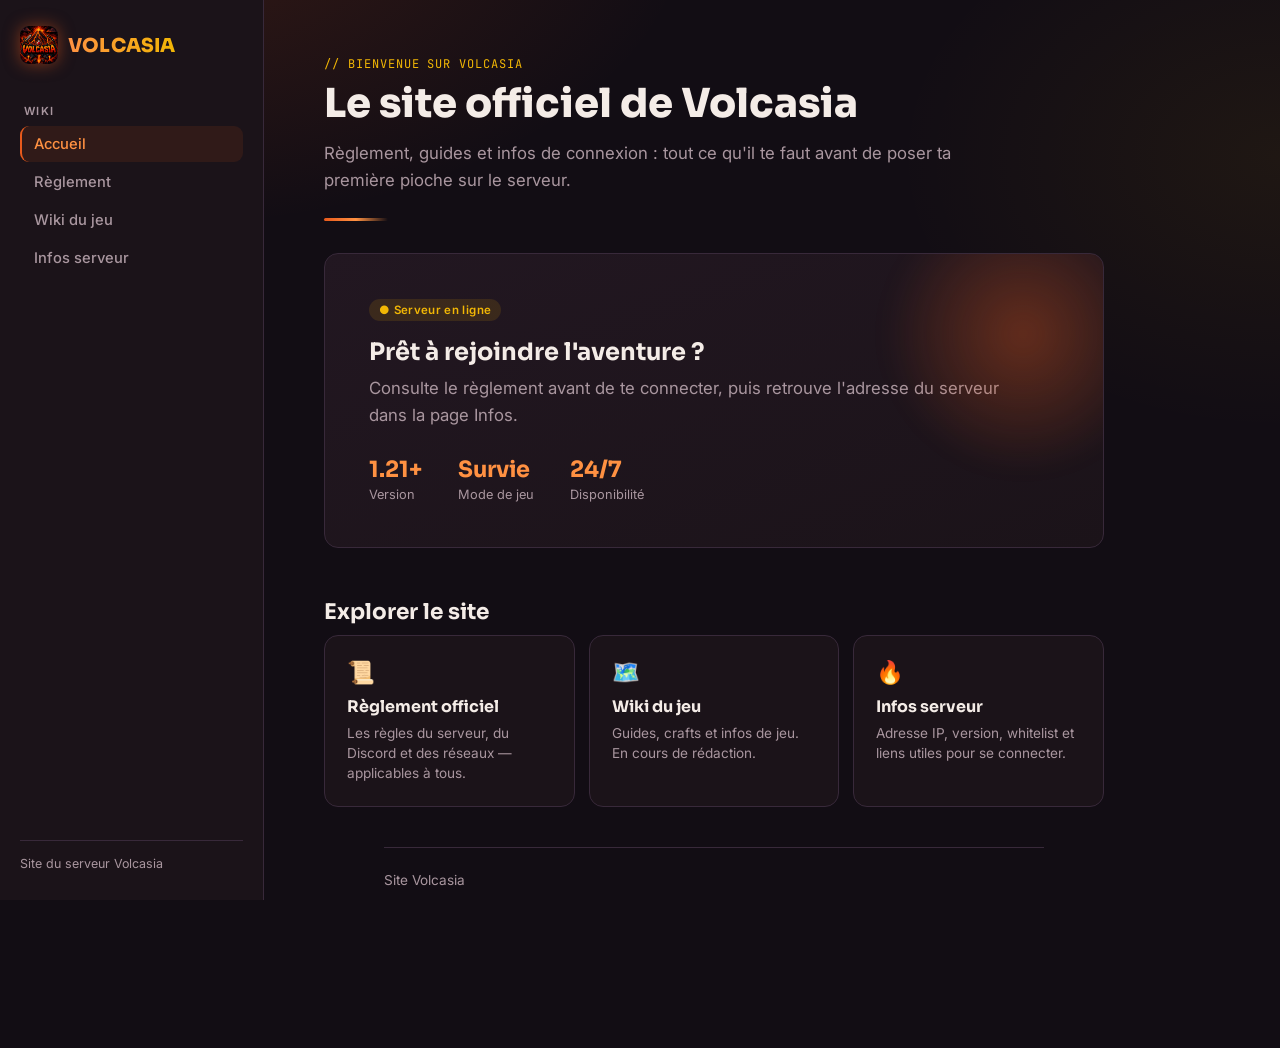
<file: index.html>
<!DOCTYPE html>
<html lang="fr">
<head>
<meta charset="UTF-8">
<meta name="viewport" content="width=device-width, initial-scale=1.0">
<title>Volcasia — Accueil</title>
<link rel="icon" href="volcasia-icon.png">
<link rel="preconnect" href="https://fonts.googleapis.com">
<link href="https://fonts.googleapis.com/css2?family=Sora:wght@400;600;700;800&family=Inter:wght@400;500;600&family=JetBrains+Mono:wght@500&display=swap" rel="stylesheet">
<link rel="stylesheet" href="style.css">
</head>
<body>
<div class="shell">

  <aside class="sidebar">
    <a href="index.html" class="brand">
      <img src="volcasia-icon.png" alt="Logo Volcasia">
      <span class="brand-name">VOLCASIA</span>
    </a>
    <nav>
      <span class="nav-label">Wiki</span>
      <a href="index.html" class="active">Accueil</a>
      <a href="reglement.html">Règlement</a>
      <a href="wiki.html">Wiki du jeu</a>
      <a href="infos.html">Infos serveur</a>
    </nav>
    <div class="sidebar-foot">
      Site du serveur Volcasia
    </div>
  </aside>

  <main>
    <section id="accueil">
      <span class="eyebrow">// Bienvenue sur Volcasia</span>
      <h1 class="page-title">Le site officiel de Volcasia</h1>
      <p class="lede">Règlement, guides et infos de connexion : tout ce qu'il te faut avant de poser ta première pioche sur le serveur.</p>
      <div class="divider"></div>

      <div class="hero">
        <span class="tag">● Serveur en ligne</span>
        <h2 style="font-size:1.5rem; margin-bottom:8px;">Prêt à rejoindre l'aventure ?</h2>
        <p class="lede" style="margin-bottom:0;">Consulte le règlement avant de te connecter, puis retrouve l'adresse du serveur dans la page Infos.</p>
        <div class="hero-stats">
          <div class="stat"><b>1.21+</b><span>Version</span></div>
          <div class="stat"><b>Survie</b><span>Mode de jeu</span></div>
          <div class="stat"><b>24/7</b><span>Disponibilité</span></div>
        </div>
      </div>

      <h2 class="section-title">Explorer le site</h2>
      <div class="link-cards">
        <a href="reglement.html" class="link-card">
          <span class="tag-icon">📜</span>
          <h3>Règlement officiel</h3>
          <p>Les règles du serveur, du Discord et des réseaux — applicables à tous.</p>
        </a>
        <a href="wiki.html" class="link-card">
          <span class="tag-icon">🗺️</span>
          <h3>Wiki du jeu</h3>
          <p>Guides, crafts et infos de jeu. En cours de rédaction.</p>
        </a>
        <a href="infos.html" class="link-card">
          <span class="tag-icon">🔥</span>
          <h3>Infos serveur</h3>
          <p>Adresse IP, version, whitelist et liens utiles pour se connecter.</p>
        </a>
      </div>
    </section>

    <footer>
      Site Volcasia
    </footer>
  </main>
</div>
</body>
</html>
</file>
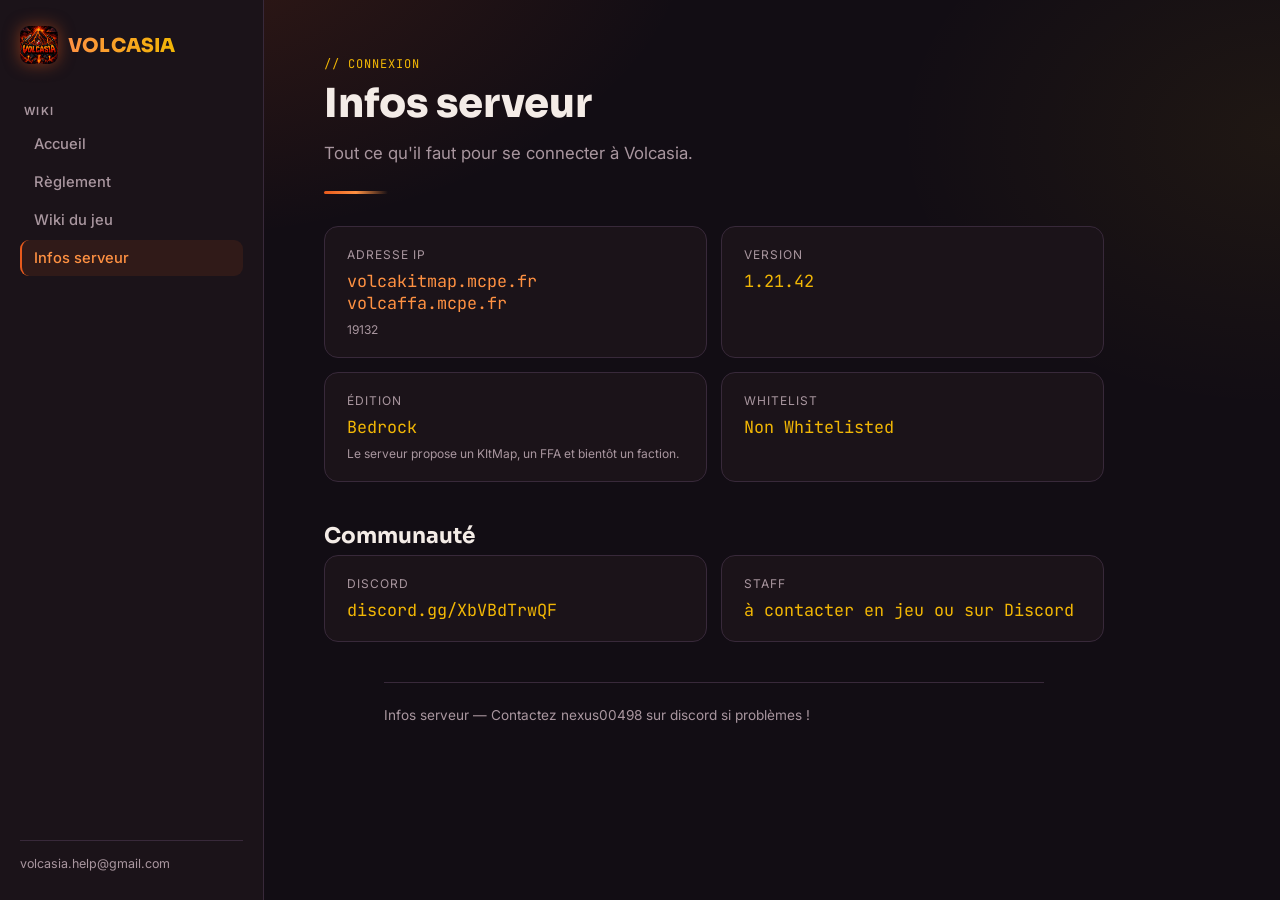
<file: infos.html>
<!DOCTYPE html>
<html lang="fr">
<head>
<meta charset="UTF-8">
<meta name="viewport" content="width=device-width, initial-scale=1.0">
<title>Volcasia — Infos serveur</title>
<link rel="icon" href="volcasia-icon.png">
<link rel="preconnect" href="https://fonts.googleapis.com">
<link href="https://fonts.googleapis.com/css2?family=Sora:wght@400;600;700;800&family=Inter:wght@400;500;600&family=JetBrains+Mono:wght@500&display=swap" rel="stylesheet">
<link rel="stylesheet" href="style.css">
</head>
<body>
<div class="shell">

  <aside class="sidebar">
    <a href="index.html" class="brand">
      <img src="volcasia-icon.png" alt="Logo Volcasia">
      <span class="brand-name">VOLCASIA</span>
    </a>
    <nav>
      <span class="nav-label">Wiki</span>
      <a href="index.html">Accueil</a>
      <a href="reglement.html">Règlement</a>
      <a href="wiki.html">Wiki du jeu</a>
      <a href="infos.html" class="active">Infos serveur</a>
    </nav>
    <div class="sidebar-foot">
      volcasia.help@gmail.com
    </div>
  </aside>

  <main>
    <section id="infos">
      <span class="eyebrow">// Connexion</span>
      <h1 class="page-title">Infos serveur</h1>
      <p class="lede">Tout ce qu'il faut pour se connecter à Volcasia.</p>
      <div class="divider"></div>

      <div class="grid">
        <div class="info-tile">
          <div class="label">Adresse IP</div>
          <div class="value lava">
      volcakitmap.mcpe.fr<br>
      volcaffa.mcpe.fr</div>
          <div class="copy-hint">19132</div>
        </div>
        <div class="info-tile">
          <div class="label">Version</div>
          <div class="value">1.21.42</div>
        </div>
        <div class="info-tile">
          <div class="label">Édition</div>
          <div class="value">Bedrock</div>
          <div class="copy-hint">Le serveur propose un KItMap, un FFA et bientôt un faction.</div>
        </div>
        <div class="info-tile">
          <div class="label">Whitelist</div>
          <div class="value">Non Whitelisted</div>
        </div>
      </div>

      <h2 class="section-title">Communauté</h2>
      <div class="grid">
        <div class="info-tile">
          <div class="label">Discord</div>
          <div class="value">discord.gg/XbVBdTrwQF</div>
        </div>
        <div class="info-tile">
          <div class="label">Staff</div>
          <div class="value">à contacter en jeu ou sur Discord</div>
        </div>
      </div>
    </section>

    <footer>
      Infos serveur — Contactez nexus00498 sur discord si problèmes !
    </footer>
  </main>
</div>
</body>
</html>
</file>
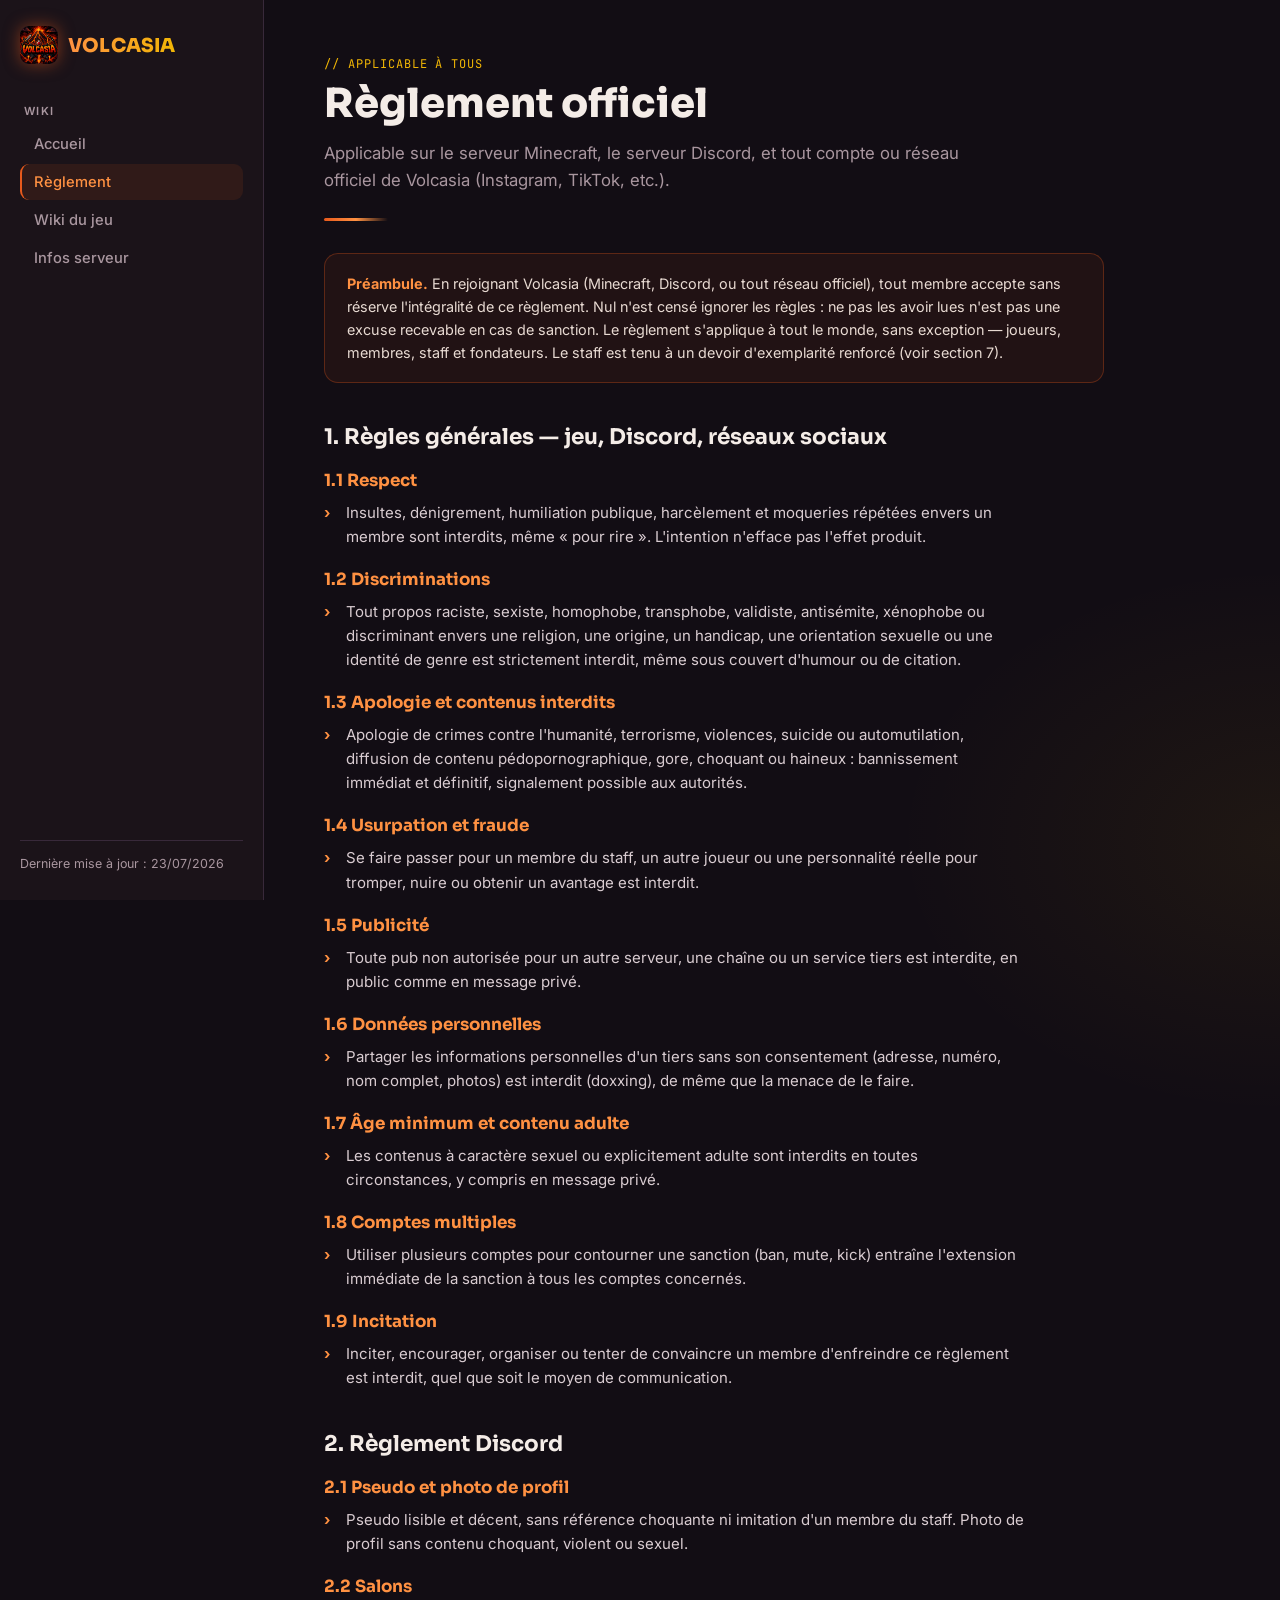
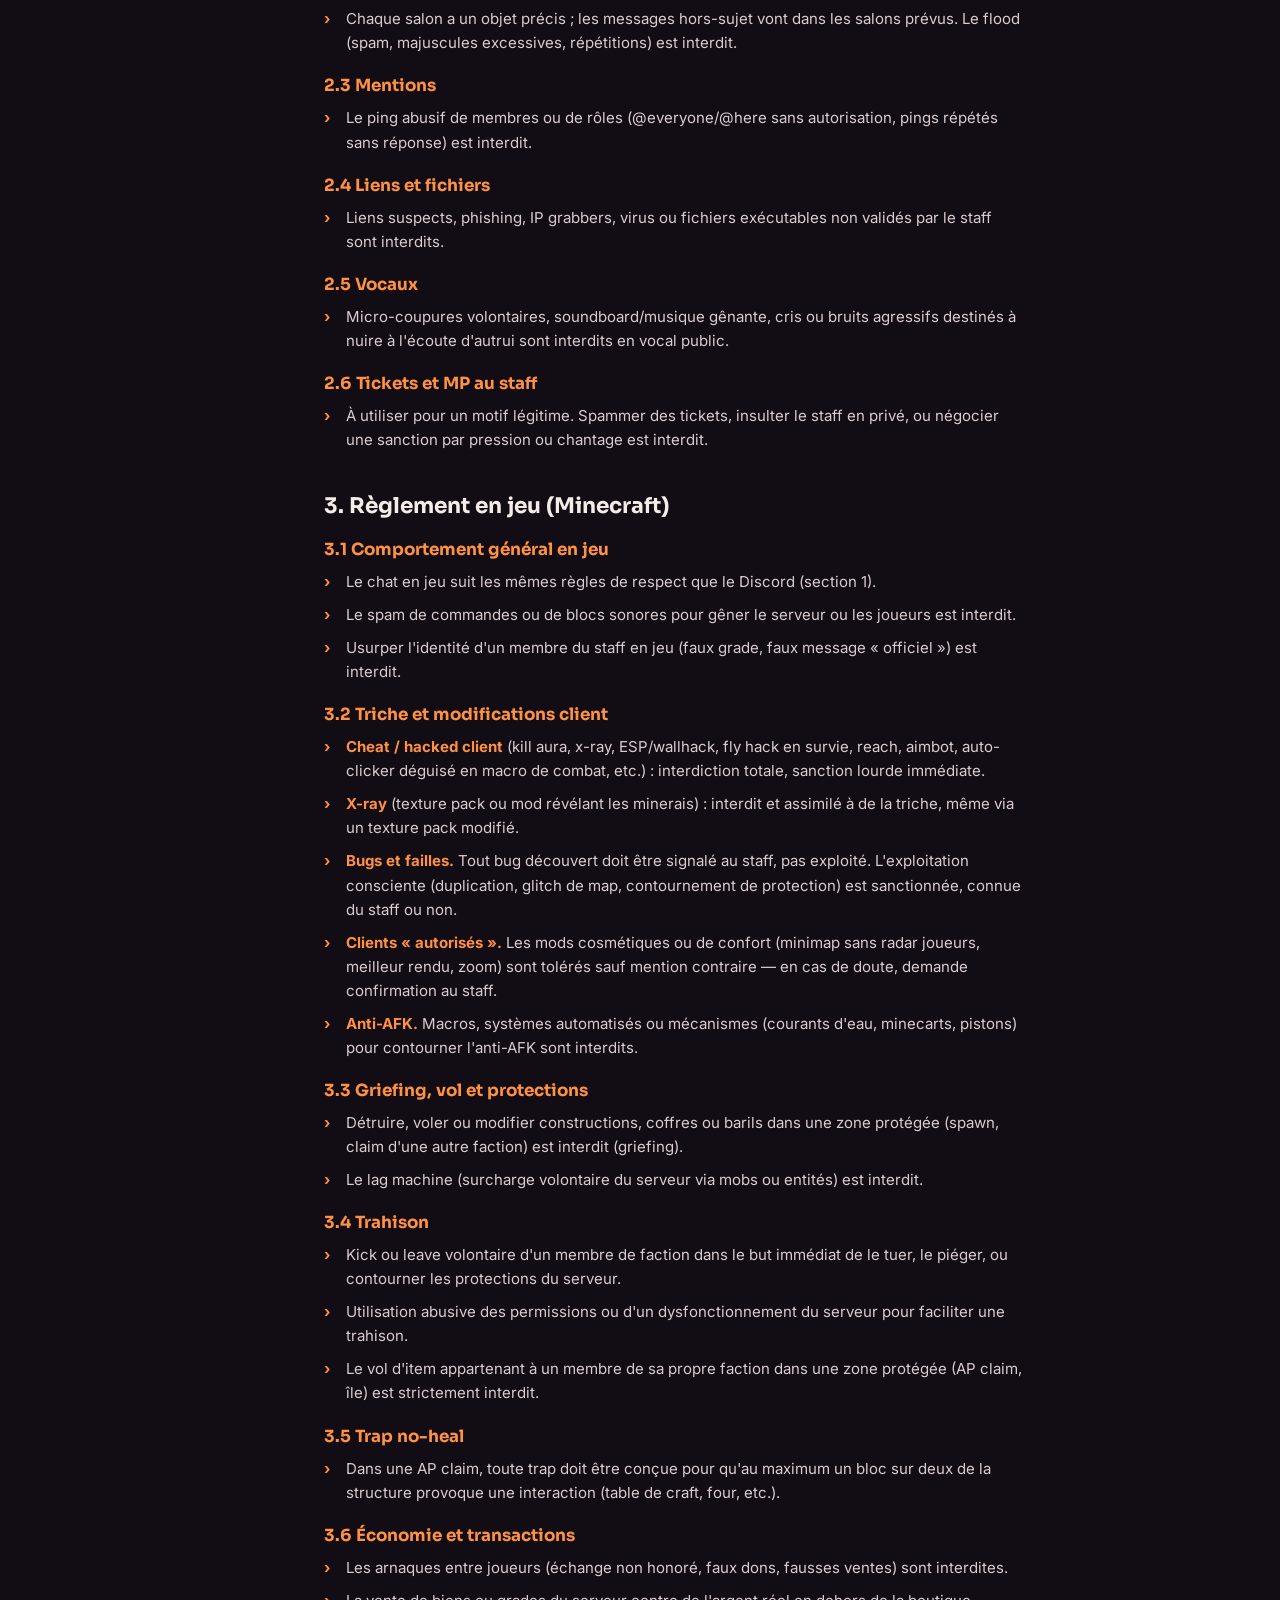
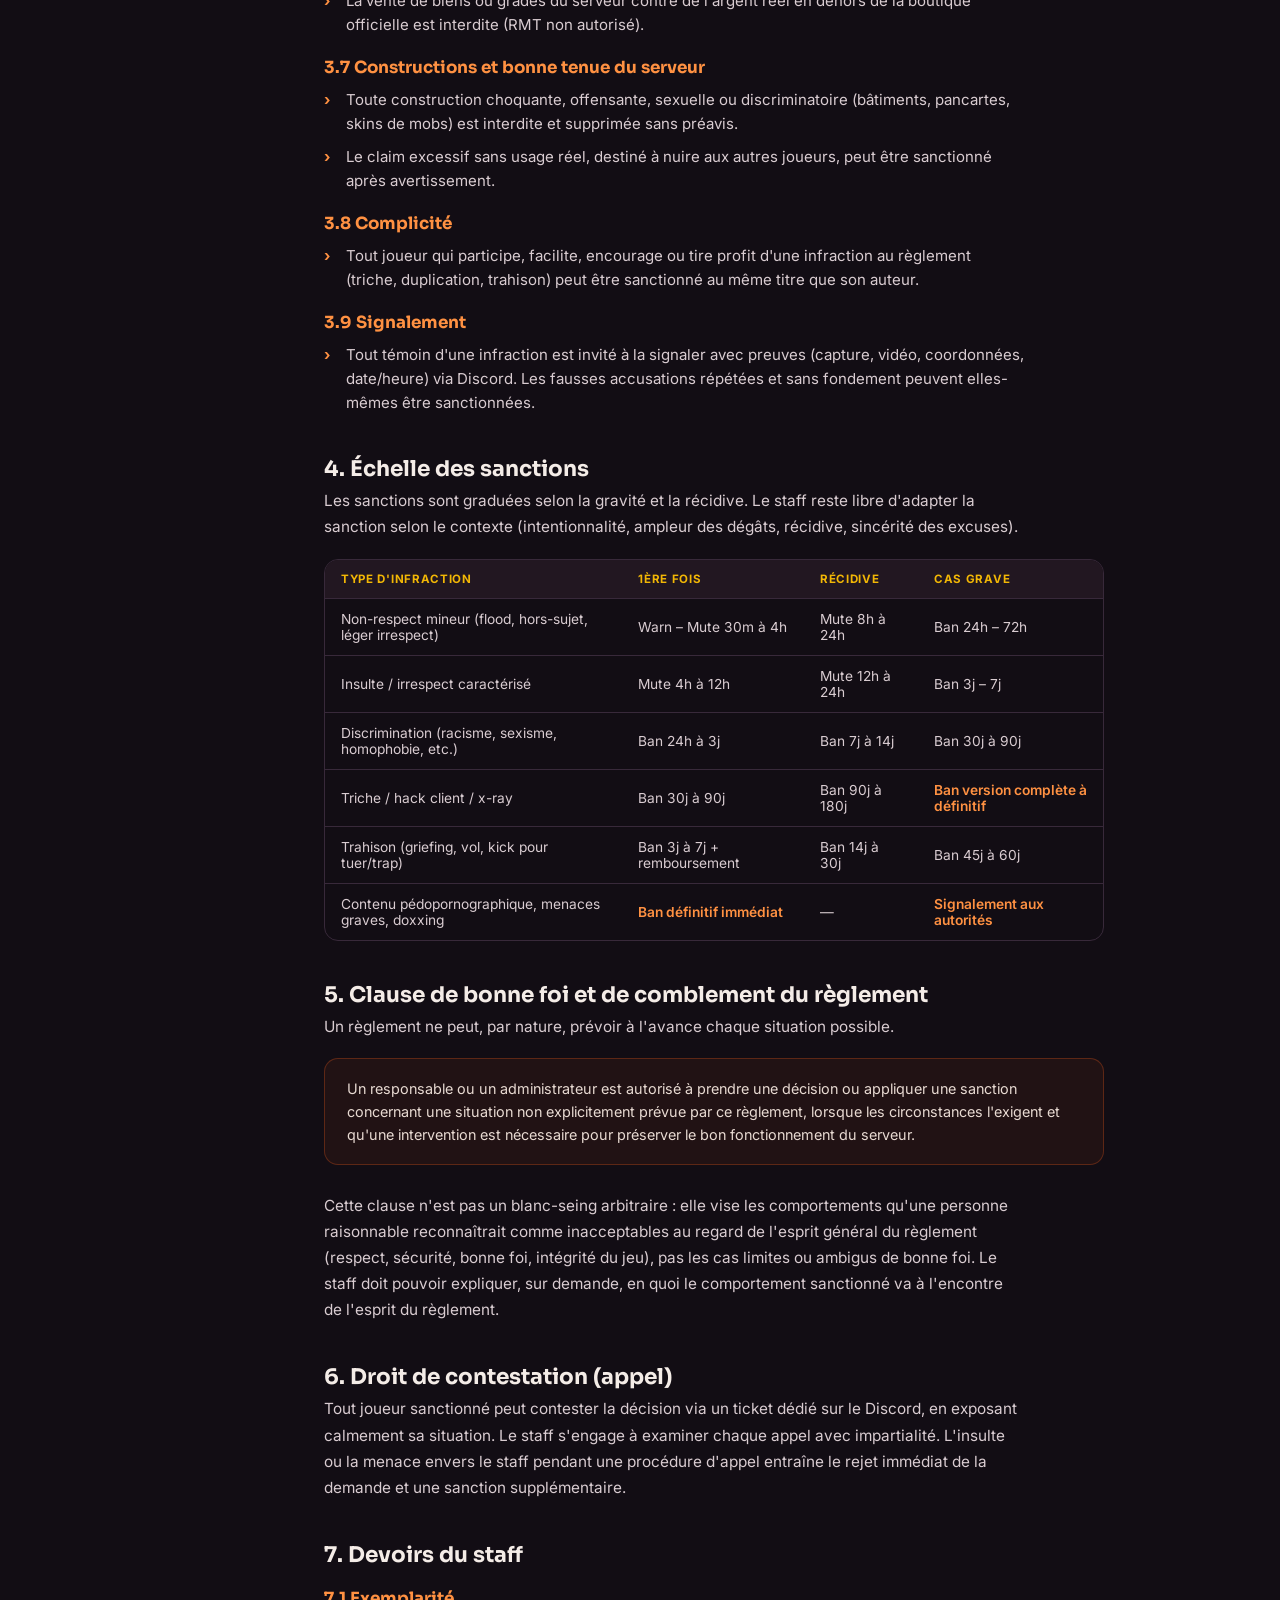
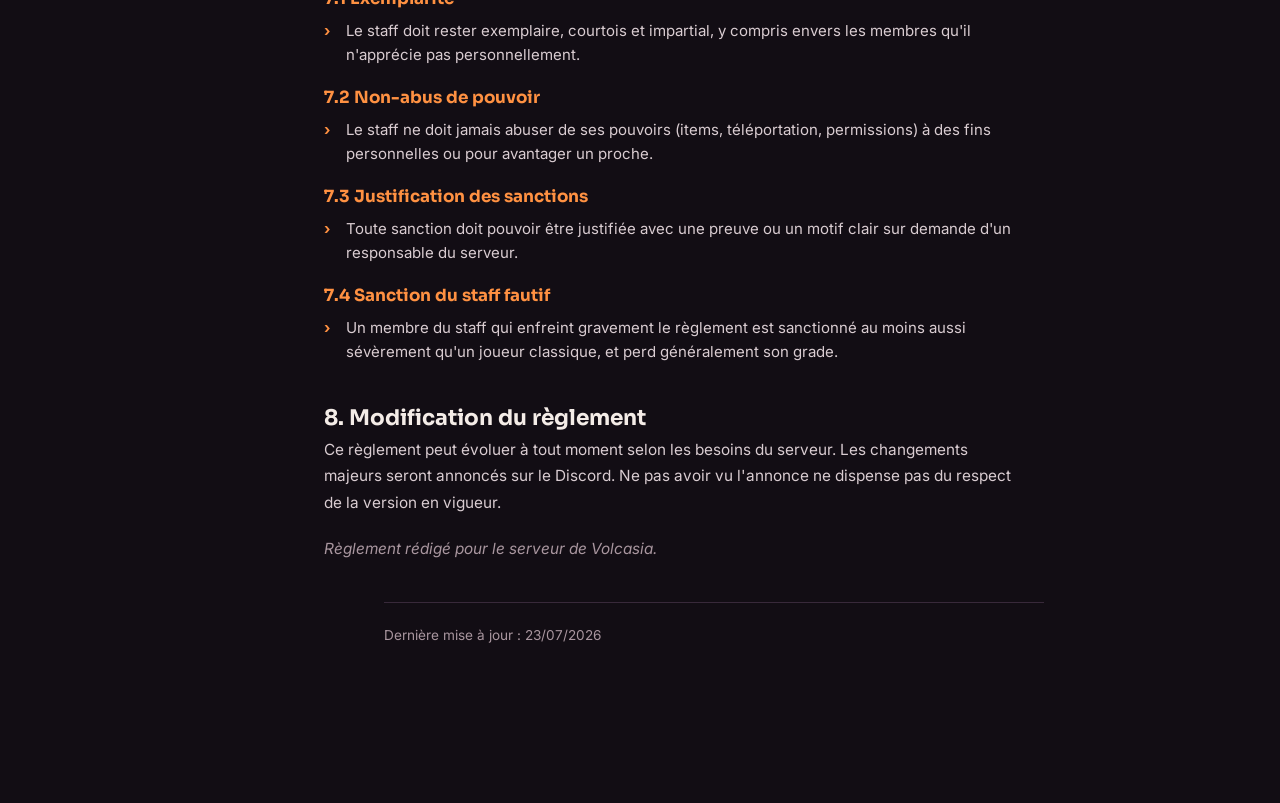
<file: reglement.html>
<!DOCTYPE html>
<html lang="fr">
<head>
<meta charset="UTF-8">
<meta name="viewport" content="width=device-width, initial-scale=1.0">
<title>Volcasia — Règlement</title>
<link rel="icon" href="volcasia-icon.png">
<link rel="preconnect" href="https://fonts.googleapis.com">
<link href="https://fonts.googleapis.com/css2?family=Sora:wght@400;600;700;800&family=Inter:wght@400;500;600&family=JetBrains+Mono:wght@500&display=swap" rel="stylesheet">
<link rel="stylesheet" href="style.css">
</head>
<body>
<div class="shell">

  <aside class="sidebar">
    <a href="index.html" class="brand">
      <img src="volcasia-icon.png" alt="Logo Volcasia">
      <span class="brand-name">VOLCASIA</span>
    </a>
    <nav>
      <span class="nav-label">Wiki</span>
      <a href="index.html">Accueil</a>
      <a href="reglement.html" class="active">Règlement</a>
      <a href="wiki.html">Wiki du jeu</a>
      <a href="infos.html">Infos serveur</a>
    </nav>
    <div class="sidebar-foot">
      Dernière mise à jour : 23/07/2026
    </div>
  </aside>

  <main>
    <section id="reglement">
      <span class="eyebrow">// Applicable à tous</span>
      <h1 class="page-title">Règlement officiel</h1>
      <p class="lede">Applicable sur le serveur Minecraft, le serveur Discord, et tout compte ou réseau officiel de Volcasia (Instagram, TikTok, etc.).</p>
      <div class="divider"></div>

      <div class="callout">
        <b>Préambule.</b> En rejoignant Volcasia (Minecraft, Discord, ou tout réseau officiel), tout membre accepte sans réserve l'intégralité de ce règlement. Nul n'est censé ignorer les règles : ne pas les avoir lues n'est pas une excuse recevable en cas de sanction. Le règlement s'applique à tout le monde, sans exception — joueurs, membres, staff et fondateurs. Le staff est tenu à un devoir d'exemplarité renforcé (voir section 7).
      </div>

      <h2 class="section-title">1. Règles générales — jeu, Discord, réseaux sociaux</h2>

      <h3 class="sub-title">1.1 Respect</h3>
      <ul class="rule-list">
        <li>Insultes, dénigrement, humiliation publique, harcèlement et moqueries répétées envers un membre sont interdits, même « pour rire ». L'intention n'efface pas l'effet produit.</li>
      </ul>

      <h3 class="sub-title">1.2 Discriminations</h3>
      <ul class="rule-list">
        <li>Tout propos raciste, sexiste, homophobe, transphobe, validiste, antisémite, xénophobe ou discriminant envers une religion, une origine, un handicap, une orientation sexuelle ou une identité de genre est strictement interdit, même sous couvert d'humour ou de citation.</li>
      </ul>

      <h3 class="sub-title">1.3 Apologie et contenus interdits</h3>
      <ul class="rule-list">
        <li>Apologie de crimes contre l'humanité, terrorisme, violences, suicide ou automutilation, diffusion de contenu pédopornographique, gore, choquant ou haineux : bannissement immédiat et définitif, signalement possible aux autorités.</li>
      </ul>

      <h3 class="sub-title">1.4 Usurpation et fraude</h3>
      <ul class="rule-list">
        <li>Se faire passer pour un membre du staff, un autre joueur ou une personnalité réelle pour tromper, nuire ou obtenir un avantage est interdit.</li>
      </ul>

      <h3 class="sub-title">1.5 Publicité</h3>
      <ul class="rule-list">
        <li>Toute pub non autorisée pour un autre serveur, une chaîne ou un service tiers est interdite, en public comme en message privé.</li>
      </ul>

      <h3 class="sub-title">1.6 Données personnelles</h3>
      <ul class="rule-list">
        <li>Partager les informations personnelles d'un tiers sans son consentement (adresse, numéro, nom complet, photos) est interdit (doxxing), de même que la menace de le faire.</li>
      </ul>

      <h3 class="sub-title">1.7 Âge minimum et contenu adulte</h3>
      <ul class="rule-list">
        <li>Les contenus à caractère sexuel ou explicitement adulte sont interdits en toutes circonstances, y compris en message privé.</li>
      </ul>

      <h3 class="sub-title">1.8 Comptes multiples</h3>
      <ul class="rule-list">
        <li>Utiliser plusieurs comptes pour contourner une sanction (ban, mute, kick) entraîne l'extension immédiate de la sanction à tous les comptes concernés.</li>
      </ul>

      <h3 class="sub-title">1.9 Incitation</h3>
      <ul class="rule-list">
        <li>Inciter, encourager, organiser ou tenter de convaincre un membre d'enfreindre ce règlement est interdit, quel que soit le moyen de communication.</li>
      </ul>

      <h2 class="section-title">2. Règlement Discord</h2>

      <h3 class="sub-title">2.1 Pseudo et photo de profil</h3>
      <ul class="rule-list">
        <li>Pseudo lisible et décent, sans référence choquante ni imitation d'un membre du staff. Photo de profil sans contenu choquant, violent ou sexuel.</li>
      </ul>

      <h3 class="sub-title">2.2 Salons</h3>
      <ul class="rule-list">
        <li>Chaque salon a un objet précis ; les messages hors-sujet vont dans les salons prévus. Le flood (spam, majuscules excessives, répétitions) est interdit.</li>
      </ul>

      <h3 class="sub-title">2.3 Mentions</h3>
      <ul class="rule-list">
        <li>Le ping abusif de membres ou de rôles (@everyone/@here sans autorisation, pings répétés sans réponse) est interdit.</li>
      </ul>

      <h3 class="sub-title">2.4 Liens et fichiers</h3>
      <ul class="rule-list">
        <li>Liens suspects, phishing, IP grabbers, virus ou fichiers exécutables non validés par le staff sont interdits.</li>
      </ul>

      <h3 class="sub-title">2.5 Vocaux</h3>
      <ul class="rule-list">
        <li>Micro-coupures volontaires, soundboard/musique gênante, cris ou bruits agressifs destinés à nuire à l'écoute d'autrui sont interdits en vocal public.</li>
      </ul>

      <h3 class="sub-title">2.6 Tickets et MP au staff</h3>
      <ul class="rule-list">
        <li>À utiliser pour un motif légitime. Spammer des tickets, insulter le staff en privé, ou négocier une sanction par pression ou chantage est interdit.</li>
      </ul>

      <h2 class="section-title">3. Règlement en jeu (Minecraft)</h2>

      <h3 class="sub-title">3.1 Comportement général en jeu</h3>
      <ul class="rule-list">
        <li>Le chat en jeu suit les mêmes règles de respect que le Discord (section 1).</li>
        <li>Le spam de commandes ou de blocs sonores pour gêner le serveur ou les joueurs est interdit.</li>
        <li>Usurper l'identité d'un membre du staff en jeu (faux grade, faux message « officiel ») est interdit.</li>
      </ul>

      <h3 class="sub-title">3.2 Triche et modifications client</h3>
      <ul class="rule-list">
        <li><b>Cheat / hacked client</b> (kill aura, x-ray, ESP/wallhack, fly hack en survie, reach, aimbot, auto-clicker déguisé en macro de combat, etc.) : interdiction totale, sanction lourde immédiate.</li>
        <li><b>X-ray</b> (texture pack ou mod révélant les minerais) : interdit et assimilé à de la triche, même via un texture pack modifié.</li>
        <li><b>Bugs et failles.</b> Tout bug découvert doit être signalé au staff, pas exploité. L'exploitation consciente (duplication, glitch de map, contournement de protection) est sanctionnée, connue du staff ou non.</li>
        <li><b>Clients « autorisés ».</b> Les mods cosmétiques ou de confort (minimap sans radar joueurs, meilleur rendu, zoom) sont tolérés sauf mention contraire — en cas de doute, demande confirmation au staff.</li>
        <li><b>Anti-AFK.</b> Macros, systèmes automatisés ou mécanismes (courants d'eau, minecarts, pistons) pour contourner l'anti-AFK sont interdits.</li>
      </ul>

      <h3 class="sub-title">3.3 Griefing, vol et protections</h3>
      <ul class="rule-list">
        <li>Détruire, voler ou modifier constructions, coffres ou barils dans une zone protégée (spawn, claim d'une autre faction) est interdit (griefing).</li>
        <li>Le lag machine (surcharge volontaire du serveur via mobs ou entités) est interdit.</li>
      </ul>

      <h3 class="sub-title">3.4 Trahison</h3>
      <ul class="rule-list">
        <li>Kick ou leave volontaire d'un membre de faction dans le but immédiat de le tuer, le piéger, ou contourner les protections du serveur.</li>
        <li>Utilisation abusive des permissions ou d'un dysfonctionnement du serveur pour faciliter une trahison.</li>
        <li>Le vol d'item appartenant à un membre de sa propre faction dans une zone protégée (AP claim, île) est strictement interdit.</li>
      </ul>

      <h3 class="sub-title">3.5 Trap no-heal</h3>
      <ul class="rule-list">
        <li>Dans une AP claim, toute trap doit être conçue pour qu'au maximum un bloc sur deux de la structure provoque une interaction (table de craft, four, etc.).</li>
      </ul>

      <h3 class="sub-title">3.6 Économie et transactions</h3>
      <ul class="rule-list">
        <li>Les arnaques entre joueurs (échange non honoré, faux dons, fausses ventes) sont interdites.</li>
        <li>La vente de biens ou grades du serveur contre de l'argent réel en dehors de la boutique officielle est interdite (RMT non autorisé).</li>
      </ul>

      <h3 class="sub-title">3.7 Constructions et bonne tenue du serveur</h3>
      <ul class="rule-list">
        <li>Toute construction choquante, offensante, sexuelle ou discriminatoire (bâtiments, pancartes, skins de mobs) est interdite et supprimée sans préavis.</li>
        <li>Le claim excessif sans usage réel, destiné à nuire aux autres joueurs, peut être sanctionné après avertissement.</li>
      </ul>

      <h3 class="sub-title">3.8 Complicité</h3>
      <ul class="rule-list">
        <li>Tout joueur qui participe, facilite, encourage ou tire profit d'une infraction au règlement (triche, duplication, trahison) peut être sanctionné au même titre que son auteur.</li>
      </ul>

      <h3 class="sub-title">3.9 Signalement</h3>
      <ul class="rule-list">
        <li>Tout témoin d'une infraction est invité à la signaler avec preuves (capture, vidéo, coordonnées, date/heure) via Discord. Les fausses accusations répétées et sans fondement peuvent elles-mêmes être sanctionnées.</li>
      </ul>

      <h2 class="section-title">4. Échelle des sanctions</h2>
      <p class="body-text">Les sanctions sont graduées selon la gravité et la récidive. Le staff reste libre d'adapter la sanction selon le contexte (intentionnalité, ampleur des dégâts, récidive, sincérité des excuses).</p>

      <div class="table-wrap">
        <table class="sanctions">
          <thead>
            <tr><th>Type d'infraction</th><th>1ère fois</th><th>Récidive</th><th>Cas grave</th></tr>
          </thead>
          <tbody>
            <tr>
              <td>Non-respect mineur (flood, hors-sujet, léger irrespect)</td>
              <td>Warn – Mute 30m à 4h</td>
              <td>Mute 8h à 24h</td>
              <td>Ban 24h – 72h</td>
            </tr>
            <tr>
              <td>Insulte / irrespect caractérisé</td>
              <td>Mute 4h à 12h</td>
              <td>Mute 12h à 24h</td>
              <td>Ban 3j – 7j</td>
            </tr>
            <tr>
              <td>Discrimination (racisme, sexisme, homophobie, etc.)</td>
              <td>Ban 24h à 3j</td>
              <td>Ban 7j à 14j</td>
              <td>Ban 30j à 90j</td>
            </tr>
            <tr>
              <td>Triche / hack client / x-ray</td>
              <td>Ban 30j à 90j</td>
              <td>Ban 90j à 180j</td>
              <td class="severe">Ban version complète à définitif</td>
            </tr>
            <tr>
              <td>Trahison (griefing, vol, kick pour tuer/trap)</td>
              <td>Ban 3j à 7j + remboursement</td>
              <td>Ban 14j à 30j</td>
              <td>Ban 45j à 60j</td>
            </tr>
            <tr>
              <td>Contenu pédopornographique, menaces graves, doxxing</td>
              <td class="severe">Ban définitif immédiat</td>
              <td>—</td>
              <td class="severe">Signalement aux autorités</td>
            </tr>
          </tbody>
        </table>
      </div>

      <h2 class="section-title">5. Clause de bonne foi et de comblement du règlement</h2>
      <p class="body-text">Un règlement ne peut, par nature, prévoir à l'avance chaque situation possible.</p>
      <div class="callout">
        Un responsable ou un administrateur est autorisé à prendre une décision ou appliquer une sanction concernant une situation non explicitement prévue par ce règlement, lorsque les circonstances l'exigent et qu'une intervention est nécessaire pour préserver le bon fonctionnement du serveur.
      </div>
      <p class="body-text">Cette clause n'est pas un blanc-seing arbitraire : elle vise les comportements qu'une personne raisonnable reconnaîtrait comme inacceptables au regard de l'esprit général du règlement (respect, sécurité, bonne foi, intégrité du jeu), pas les cas limites ou ambigus de bonne foi. Le staff doit pouvoir expliquer, sur demande, en quoi le comportement sanctionné va à l'encontre de l'esprit du règlement.</p>

      <h2 class="section-title">6. Droit de contestation (appel)</h2>
      <p class="body-text">Tout joueur sanctionné peut contester la décision via un ticket dédié sur le Discord, en exposant calmement sa situation. Le staff s'engage à examiner chaque appel avec impartialité. L'insulte ou la menace envers le staff pendant une procédure d'appel entraîne le rejet immédiat de la demande et une sanction supplémentaire.</p>

      <h2 class="section-title">7. Devoirs du staff</h2>

      <h3 class="sub-title">7.1 Exemplarité</h3>
      <ul class="rule-list">
        <li>Le staff doit rester exemplaire, courtois et impartial, y compris envers les membres qu'il n'apprécie pas personnellement.</li>
      </ul>

      <h3 class="sub-title">7.2 Non-abus de pouvoir</h3>
      <ul class="rule-list">
        <li>Le staff ne doit jamais abuser de ses pouvoirs (items, téléportation, permissions) à des fins personnelles ou pour avantager un proche.</li>
      </ul>

      <h3 class="sub-title">7.3 Justification des sanctions</h3>
      <ul class="rule-list">
        <li>Toute sanction doit pouvoir être justifiée avec une preuve ou un motif clair sur demande d'un responsable du serveur.</li>
      </ul>

      <h3 class="sub-title">7.4 Sanction du staff fautif</h3>
      <ul class="rule-list">
        <li>Un membre du staff qui enfreint gravement le règlement est sanctionné au moins aussi sévèrement qu'un joueur classique, et perd généralement son grade.</li>
      </ul>

      <h2 class="section-title">8. Modification du règlement</h2>
      <p class="body-text">Ce règlement peut évoluer à tout moment selon les besoins du serveur. Les changements majeurs seront annoncés sur le Discord. Ne pas avoir vu l'annonce ne dispense pas du respect de la version en vigueur.</p>

      <p class="body-text" style="margin-top:20px; font-style:italic; color:var(--ash);">Règlement rédigé pour le serveur de Volcasia.</p>
    </section>

    <footer>
      Dernière mise à jour : 23/07/2026
    </footer>
  </main>
</div>
</body>
</html>
</file>
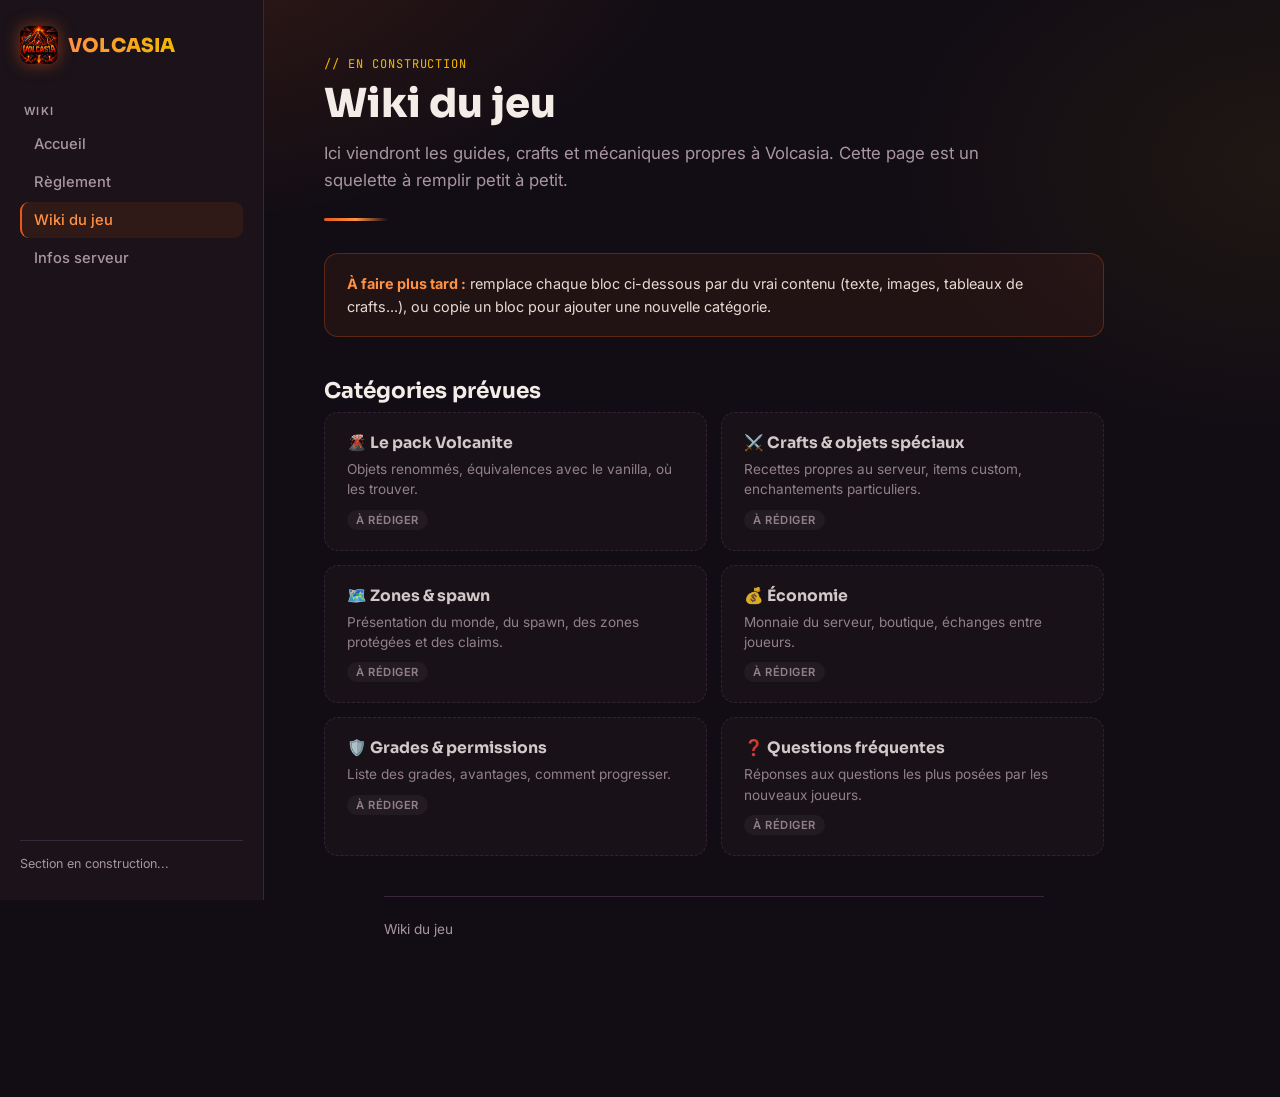
<file: wiki.html>
<!DOCTYPE html>
<html lang="fr">
<head>
<meta charset="UTF-8">
<meta name="viewport" content="width=device-width, initial-scale=1.0">
<title>Volcasia — Wiki du jeu</title>
<link rel="icon" href="volcasia-icon.png">
<link rel="preconnect" href="https://fonts.googleapis.com">
<link href="https://fonts.googleapis.com/css2?family=Sora:wght@400;600;700;800&family=Inter:wght@400;500;600&family=JetBrains+Mono:wght@500&display=swap" rel="stylesheet">
<link rel="stylesheet" href="style.css">
</head>
<body>
<div class="shell">

  <aside class="sidebar">
    <a href="index.html" class="brand">
      <img src="volcasia-icon.png" alt="Logo Volcasia">
      <span class="brand-name">VOLCASIA</span>
    </a>
    <nav>
      <span class="nav-label">Wiki</span>
      <a href="index.html">Accueil</a>
      <a href="reglement.html">Règlement</a>
      <a href="wiki.html" class="active">Wiki du jeu</a>
      <a href="infos.html">Infos serveur</a>
    </nav>
    <div class="sidebar-foot">
      Section en construction...
    </div>
  </aside>

  <main>
    <section id="wiki">
      <span class="eyebrow">// En construction</span>
      <h1 class="page-title">Wiki du jeu</h1>
      <p class="lede">Ici viendront les guides, crafts et mécaniques propres à Volcasia. Cette page est un squelette à remplir petit à petit.</p>
      <div class="divider"></div>

      <div class="callout">
        <b>À faire plus tard :</b> remplace chaque bloc ci-dessous par du vrai contenu (texte, images, tableaux de crafts...), ou copie un bloc pour ajouter une nouvelle catégorie.
      </div>

      <h2 class="section-title">Catégories prévues</h2>
      <div class="wiki-grid">
        <div class="wiki-stub">
          <h3>🌋 Le pack Volcanite</h3>
          <p>Objets renommés, équivalences avec le vanilla, où les trouver.</p>
          <span class="status">À rédiger</span>
        </div>
        <div class="wiki-stub">
          <h3>⚔️ Crafts & objets spéciaux</h3>
          <p>Recettes propres au serveur, items custom, enchantements particuliers.</p>
          <span class="status">À rédiger</span>
        </div>
        <div class="wiki-stub">
          <h3>🗺️ Zones & spawn</h3>
          <p>Présentation du monde, du spawn, des zones protégées et des claims.</p>
          <span class="status">À rédiger</span>
        </div>
        <div class="wiki-stub">
          <h3>💰 Économie</h3>
          <p>Monnaie du serveur, boutique, échanges entre joueurs.</p>
          <span class="status">À rédiger</span>
        </div>
        <div class="wiki-stub">
          <h3>🛡️ Grades & permissions</h3>
          <p>Liste des grades, avantages, comment progresser.</p>
          <span class="status">À rédiger</span>
        </div>
        <div class="wiki-stub">
          <h3>❓ Questions fréquentes</h3>
          <p>Réponses aux questions les plus posées par les nouveaux joueurs.</p>
          <span class="status">À rédiger</span>
        </div>
      </div>
    </section>

    <footer>
      Wiki du jeu
    </footer>
  </main>
</div>
</body>
</html>
</file>
<file: style.css>
:root{
  --bg: #120D14;
  --panel: #1B1319;
  --panel-2: #221721;
  --line: #38293A;
  --lava: #E85A1C;
  --lava-hot: #FF9142;
  --gold: #F2B705;
  --ash: #A9969F;
  --text: #F4ECE7;
  --radius: 14px;
}
*{box-sizing:border-box; margin:0; padding:0;}
html{scroll-behavior:smooth;}
body{
  background: var(--bg);
  color: var(--text);
  font-family: 'Inter', sans-serif;
  min-height:100vh;
  background-image:
    radial-gradient(ellipse 900px 520px at 12% -8%, rgba(232,90,28,0.16), transparent 60%),
    radial-gradient(ellipse 700px 500px at 100% 15%, rgba(242,183,5,0.06), transparent 55%);
}
h1,h2,h3,.brand-name{ font-family:'Sora', sans-serif; }

.shell{ display:flex; min-height:100vh; }

/* Sidebar */
.sidebar{
  width: 264px; flex-shrink:0;
  background: var(--panel);
  border-right: 1px solid var(--line);
  padding: 26px 20px;
  position: sticky; top:0; height:100vh;
  display:flex; flex-direction:column; gap: 26px;
}
.brand{ display:flex; align-items:center; gap:10px; text-decoration:none; color:inherit; }
.brand img{
  width:38px; height:38px; border-radius:9px; object-fit:cover;
  box-shadow: 0 0 16px rgba(232,90,28,0.5), inset 0 0 0 1px rgba(255,255,255,0.12);
}
.brand-name{ font-weight:800; font-size:1.2rem; letter-spacing:0.01em;
  background: linear-gradient(90deg, var(--lava-hot), var(--gold));
  -webkit-background-clip:text; background-clip:text; color:transparent;
}
nav{ display:flex; flex-direction:column; gap:2px; }
.nav-label{
  font-size:0.7rem; text-transform:uppercase; letter-spacing:0.12em;
  color:var(--ash); margin: 14px 4px 6px; font-weight:600;
}
nav a{
  color: var(--ash); text-decoration:none; font-size:0.92rem; font-weight:500;
  padding:9px 12px; border-radius:9px; transition: all .15s ease;
  border-left: 2px solid transparent;
}
nav a:hover{ color: var(--text); background: rgba(255,255,255,0.03); }
nav a.active{
  color: var(--lava-hot); background: rgba(232,90,28,0.1);
  border-left: 2px solid var(--lava);
}
.sidebar-foot{
  margin-top:auto; font-size:0.78rem; color:var(--ash);
  border-top:1px solid var(--line); padding-top:14px; line-height:1.5;
}

/* Main */
main{ flex:1; padding: 56px 60px 100px; max-width: 900px; }
section{ padding-top: 40px; margin-top: -40px; }
.eyebrow{
  font-family:'JetBrains Mono', monospace; font-size:0.75rem; color: var(--gold);
  letter-spacing:0.08em; text-transform:uppercase; margin-bottom:10px; display:block;
}
h1.page-title{ font-size:2.5rem; font-weight:800; line-height:1.1; margin-bottom:14px; }
h2.section-title{ font-size:1.35rem; font-weight:700; margin: 40px 0 6px; }
h3.sub-title{ font-size:1.05rem; font-weight:700; margin: 20px 0 6px; color: var(--lava-hot); }
.lede{ color: var(--ash); font-size:1.05rem; line-height:1.6; max-width: 660px; margin-bottom: 8px;}
.divider{
  height:3px; width:64px; margin: 24px 0 32px; border-radius:3px;
  background: linear-gradient(90deg, var(--lava), var(--lava-hot), transparent);
}
p.body-text{ color:#D9CCD1; line-height:1.7; font-size:0.96rem; margin-bottom:10px; max-width:700px;}
ul.rule-list{ list-style:none; margin: 10px 0 18px; }
ul.rule-list li{
  position:relative; padding-left:22px; margin-bottom:9px;
  color:#D9CCD1; line-height:1.6; font-size:0.94rem; max-width:700px;
}
ul.rule-list li::before{
  content:"›"; position:absolute; left:0; color: var(--lava-hot); font-weight:700;
}
ul.rule-list li b,
p.body-text b{
  color: var(--lava-hot); font-weight:700;
}

/* Hero */
.hero{
  background: linear-gradient(160deg, var(--panel-2), var(--panel));
  border:1px solid var(--line); border-radius: var(--radius);
  padding: 44px; margin-bottom: 50px; position:relative; overflow:hidden;
}
.hero::after{
  content:""; position:absolute; right:-60px; top:-60px; width:280px; height:280px;
  background: radial-gradient(circle, rgba(232,90,28,0.35), transparent 70%);
  filter: blur(10px);
}
.hero-stats{ display:flex; gap:36px; margin-top:26px; flex-wrap:wrap; position:relative; }
.stat b{ display:block; font-family:'Sora',sans-serif; font-size:1.4rem; color:var(--lava-hot); }
.stat span{ font-size:0.8rem; color:var(--ash); }

/* Cards */
.card{
  background: var(--panel); border:1px solid var(--line); border-radius: var(--radius);
  padding: 22px 26px; margin-bottom: 14px;
}
.link-cards{ display:grid; grid-template-columns: repeat(3, 1fr); gap:14px; margin-top:10px;}
.link-card{
  display:block; text-decoration:none; color:inherit;
  background: var(--panel); border:1px solid var(--line); border-radius: var(--radius);
  padding: 22px; transition: border-color .15s ease, transform .15s ease;
}
.link-card:hover{ border-color: rgba(232,90,28,0.5); transform: translateY(-2px); }
.link-card .tag-icon{ font-size:1.4rem; margin-bottom:10px; display:block; }
.link-card h3{ font-size:1rem; margin-bottom:6px; }
.link-card p{ color:var(--ash); font-size:0.85rem; line-height:1.5; }

/* Sanctions table */
.table-wrap{ overflow-x:auto; margin: 18px 0 30px; border-radius: var(--radius); border:1px solid var(--line); }
table.sanctions{ border-collapse:collapse; width:100%; min-width:640px; font-size:0.86rem; }
table.sanctions th{
  background: var(--panel-2); color: var(--gold); text-align:left; padding:12px 16px;
  font-size:0.72rem; text-transform:uppercase; letter-spacing:0.06em; border-bottom:1px solid var(--line);
}
table.sanctions td{ padding:12px 16px; border-bottom:1px solid var(--line); color:#D9CCD1; }
table.sanctions tr:last-child td{ border-bottom:none; }
table.sanctions td.severe{ color: var(--lava-hot); font-weight:600; }

.callout{
  background: rgba(232,90,28,0.07); border:1px solid rgba(232,90,28,0.3); border-radius: var(--radius);
  padding:18px 22px; margin: 18px 0 28px; font-size:0.9rem; line-height:1.6; color:#E8DAD2;
}
.callout b{ color: var(--lava-hot); }

.tag{
  display:inline-block; font-size:0.72rem; font-weight:600; padding:4px 10px;
  border-radius:20px; background: rgba(242,183,5,0.12); color: var(--gold);
  margin-bottom:16px; letter-spacing:0.03em;
}

/* Info grid */
.grid{ display:grid; grid-template-columns: 1fr 1fr; gap:14px; margin-bottom: 30px;}
.info-tile{
  background: var(--panel); border:1px solid var(--line); border-radius: var(--radius);
  padding: 20px 22px;
}
.info-tile .label{ font-size:0.75rem; color: var(--ash); text-transform:uppercase; letter-spacing:0.08em; margin-bottom:8px; }
.info-tile .value{ font-family:'JetBrains Mono', monospace; font-size:1.05rem; color: var(--gold); word-break:break-all; }
.info-tile .value.lava{ color: var(--lava-hot); }
.copy-hint{ font-size:0.75rem; color:var(--ash); margin-top:8px; }

code.inline{
  font-family:'JetBrains Mono', monospace; background: rgba(255,255,255,0.06);
  padding:2px 7px; border-radius:5px; font-size:0.88em; color: var(--lava-hot);
}

/* Wiki placeholder */
.wiki-grid{ display:grid; grid-template-columns: repeat(2, 1fr); gap:14px; margin-top:8px;}
.wiki-stub{
  background: var(--panel); border:1px dashed var(--line); border-radius: var(--radius);
  padding: 20px 22px; opacity:0.85;
}
.wiki-stub h3{ font-size:0.98rem; margin-bottom:6px; color: var(--text); }
.wiki-stub p{ color:var(--ash); font-size:0.85rem; line-height:1.5; }
.wiki-stub .status{
  display:inline-block; margin-top:10px; font-size:0.7rem; font-weight:600;
  color: var(--ash); background: rgba(255,255,255,0.05); padding:3px 9px; border-radius:20px;
  text-transform:uppercase; letter-spacing:0.05em;
}

footer{
  max-width:900px; margin: 40px 60px 60px; padding-top:24px; border-top:1px solid var(--line);
  color: var(--ash); font-size:0.85rem;
}

@media (max-width: 860px){
  .shell{ flex-direction:column; }
  .sidebar{ position:relative; height:auto; width:100%; flex-direction:row; overflow-x:auto; align-items:center; }
  .sidebar-foot{ display:none; }
  nav{ flex-direction:row; }
  .nav-label{ display:none; }
  main{ padding: 36px 22px 80px; }
  .grid, .link-cards, .wiki-grid{ grid-template-columns: 1fr; }
  h1.page-title{ font-size:2rem; }
}
</file>
